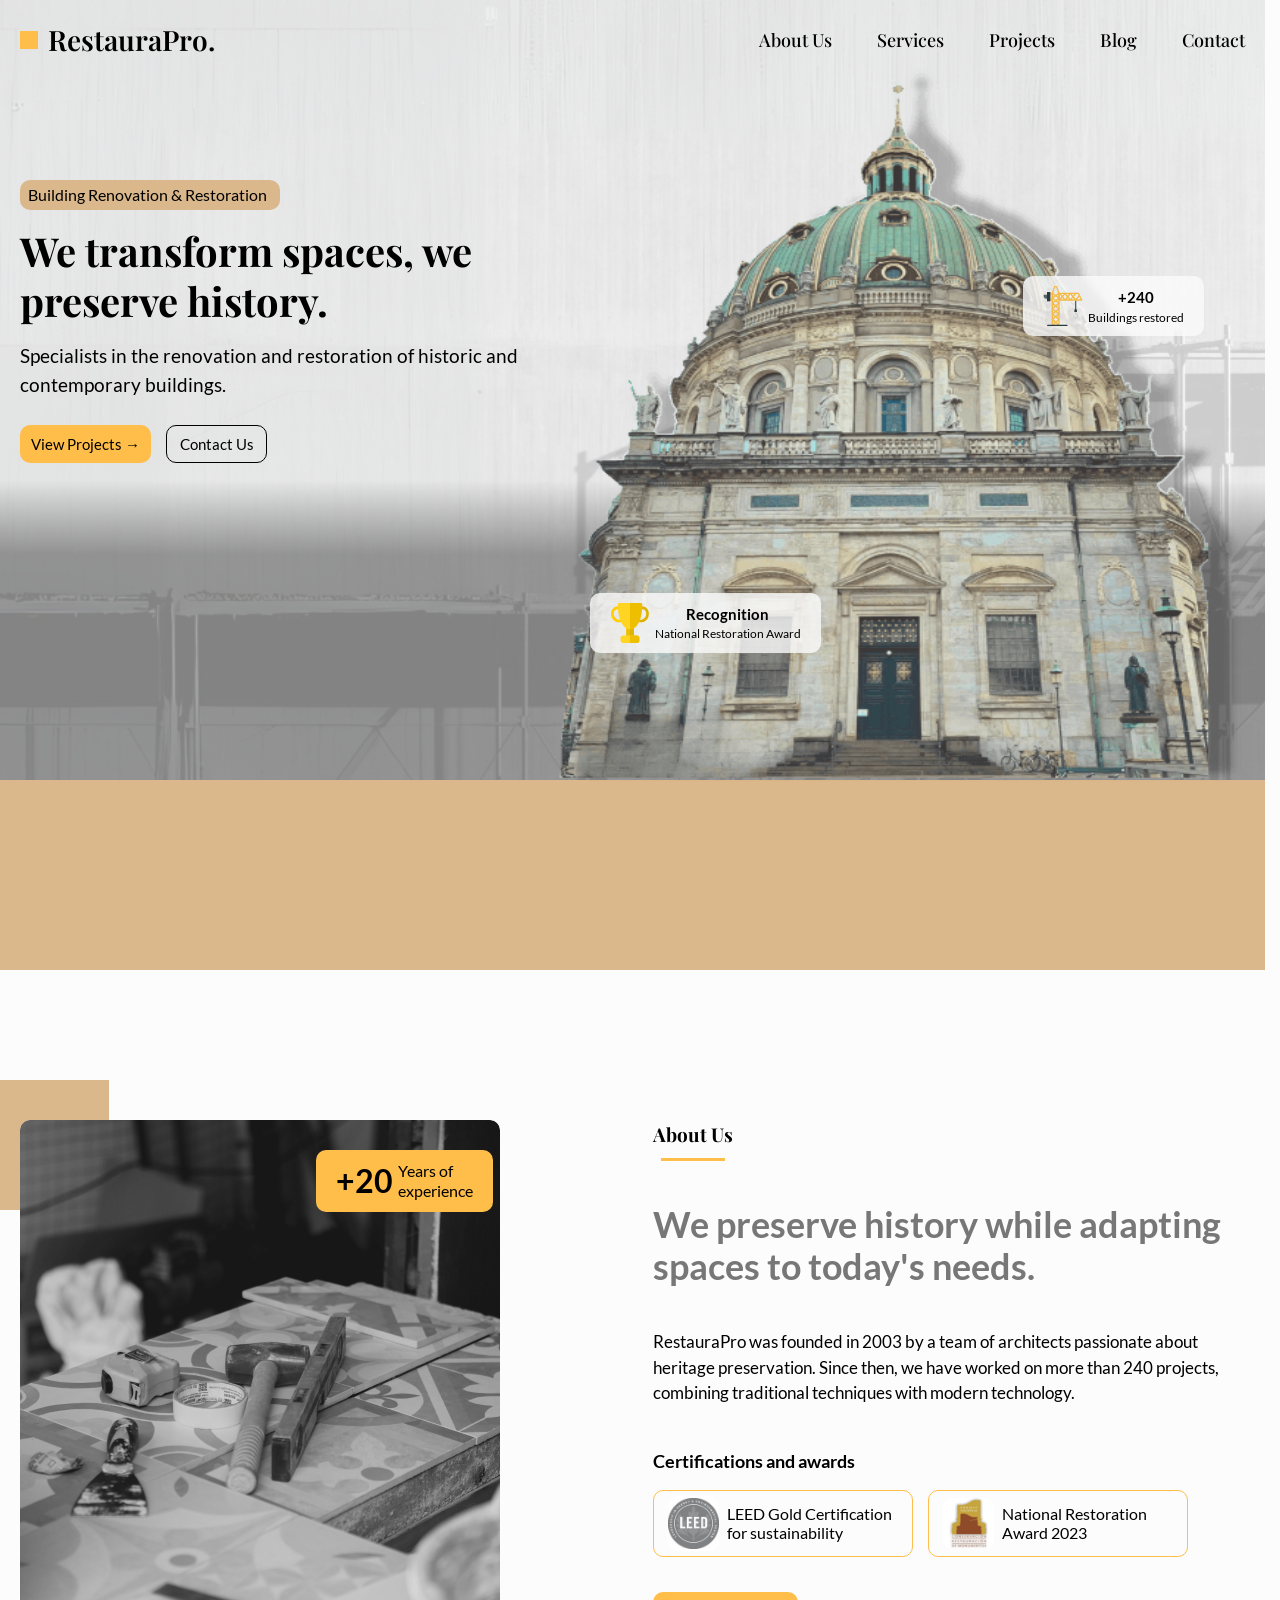
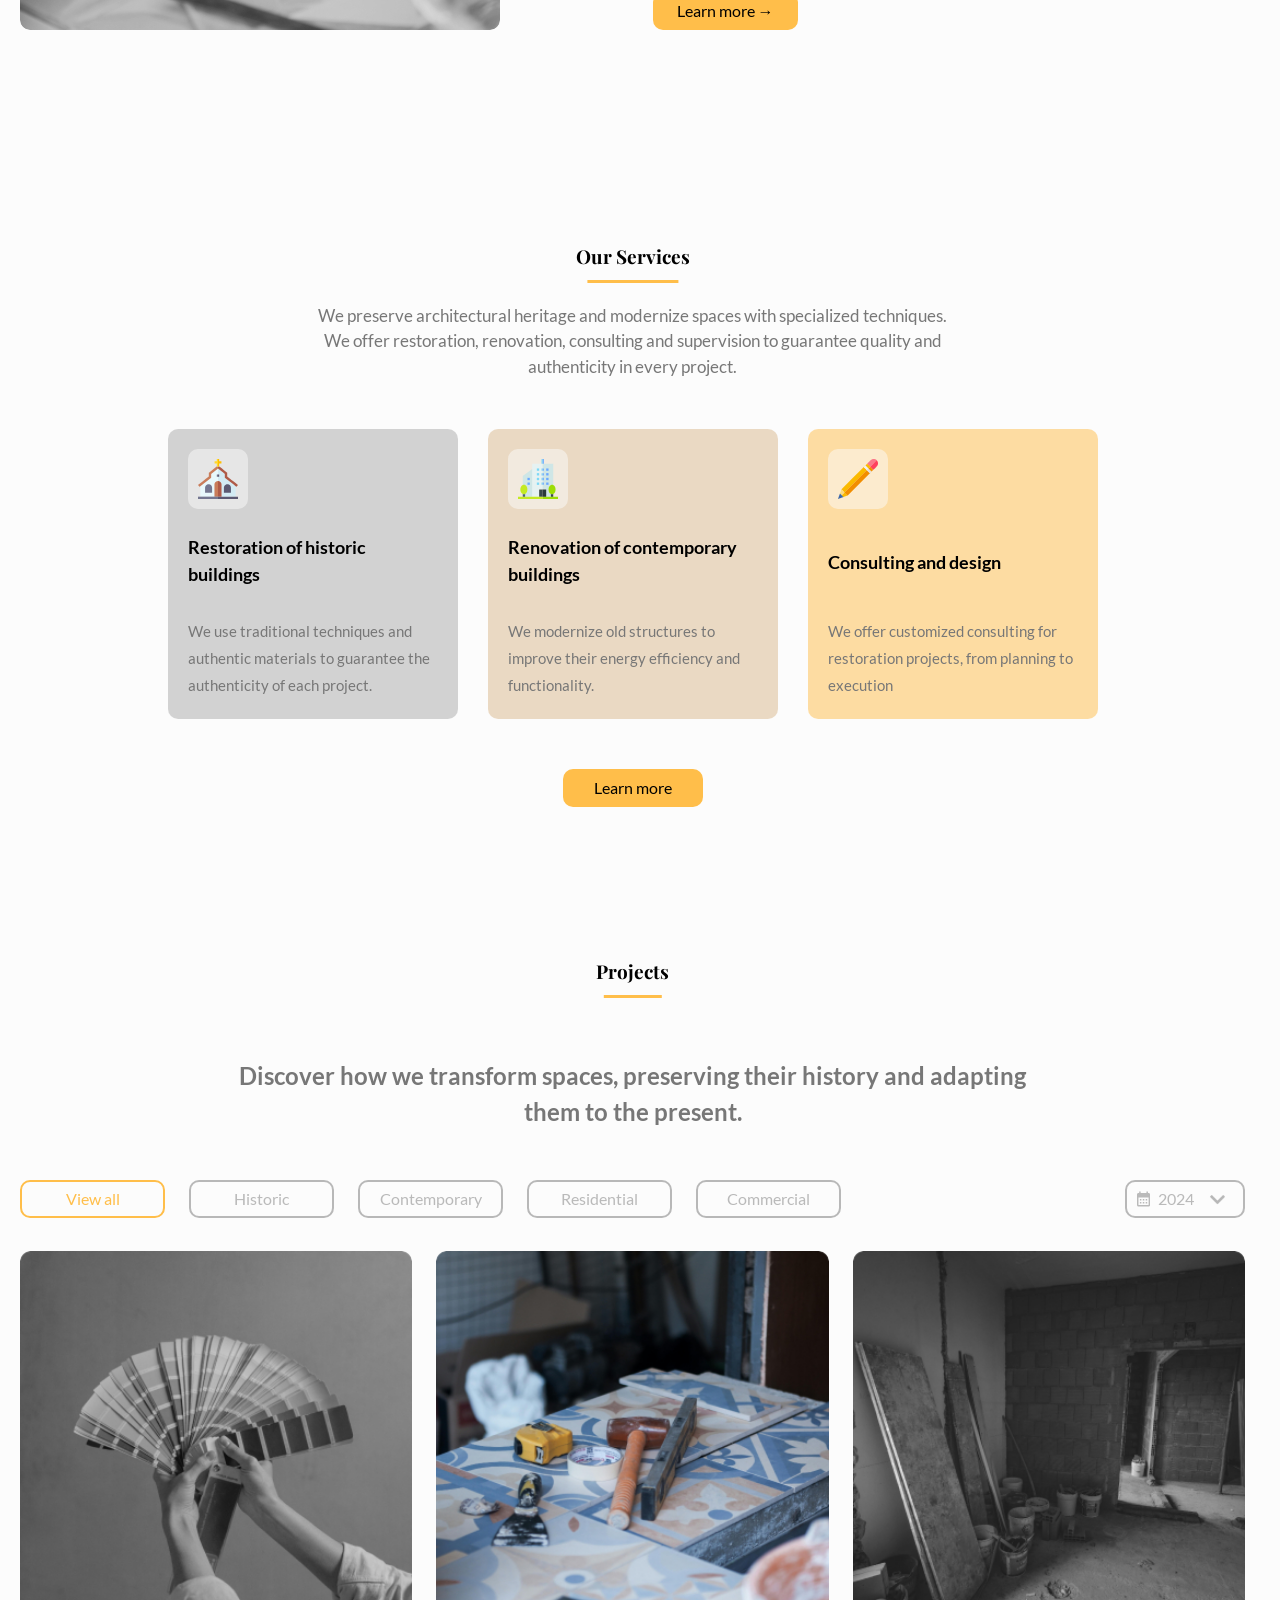
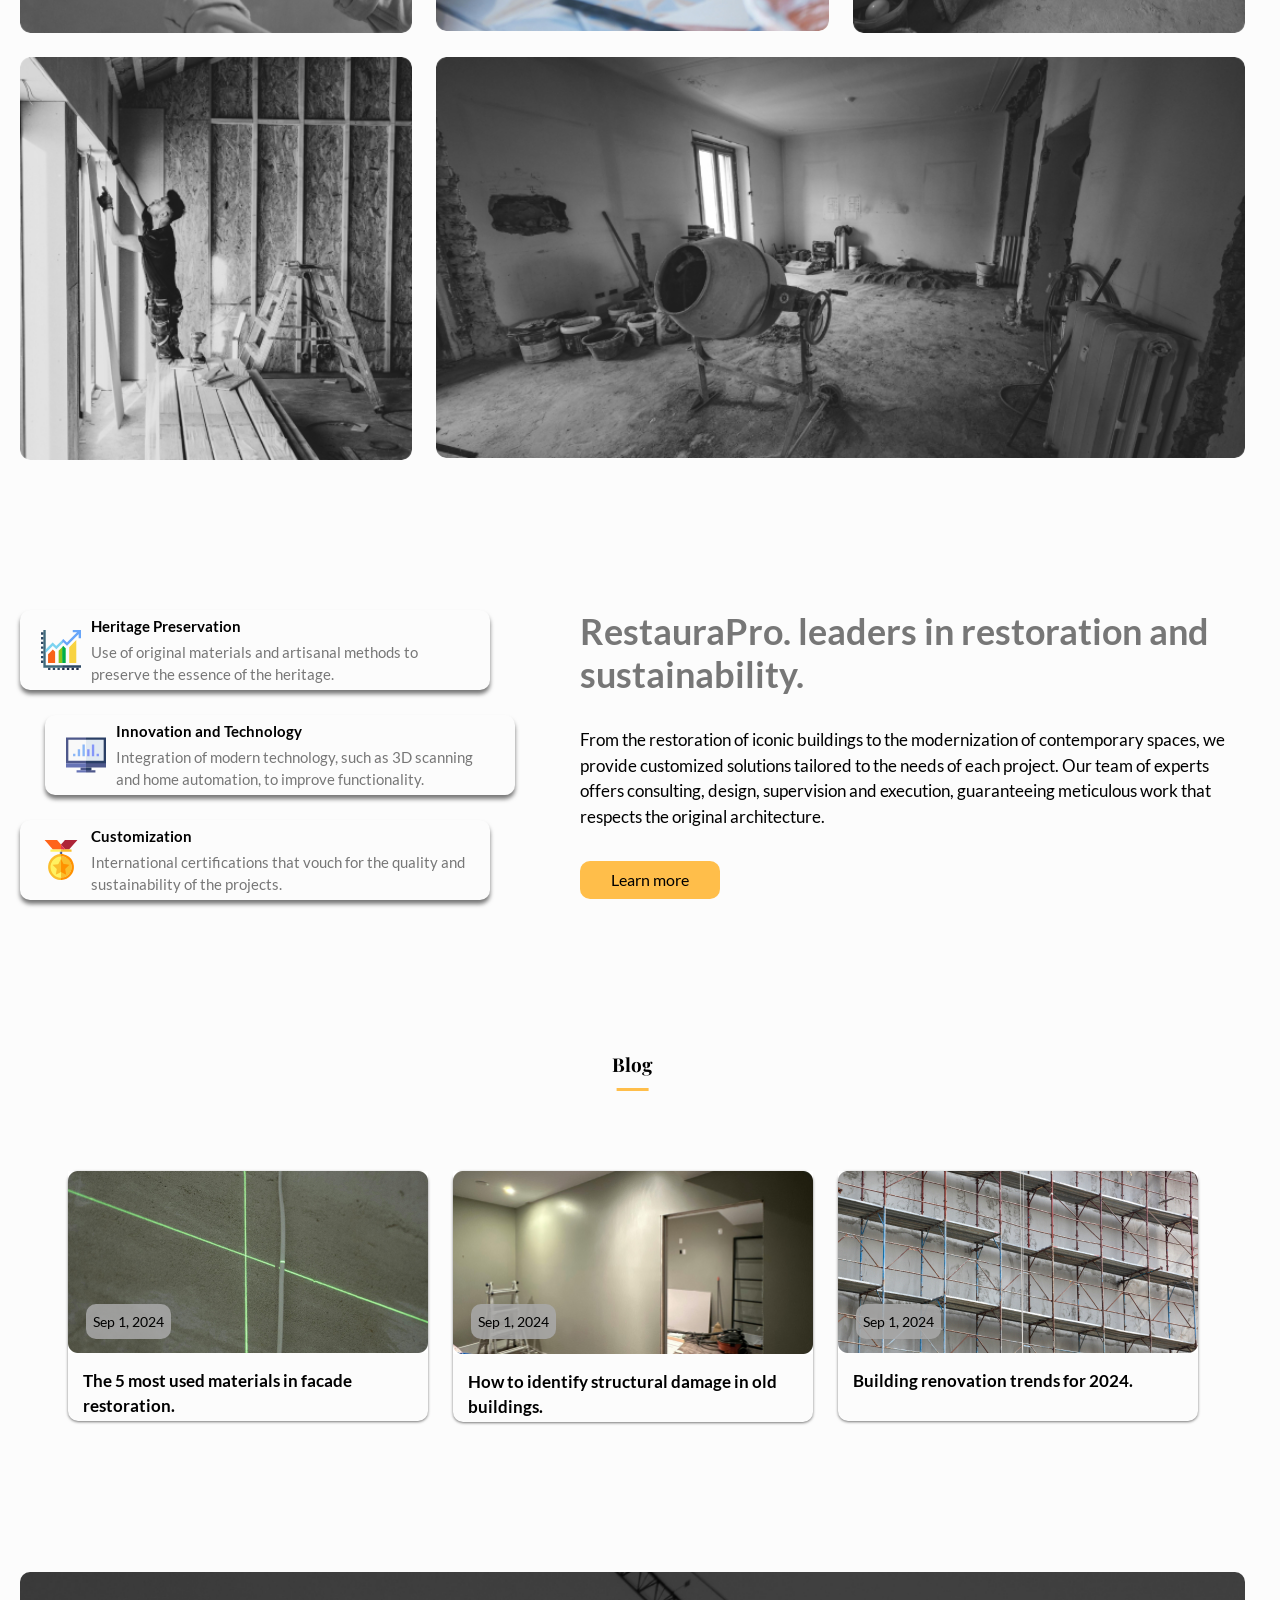
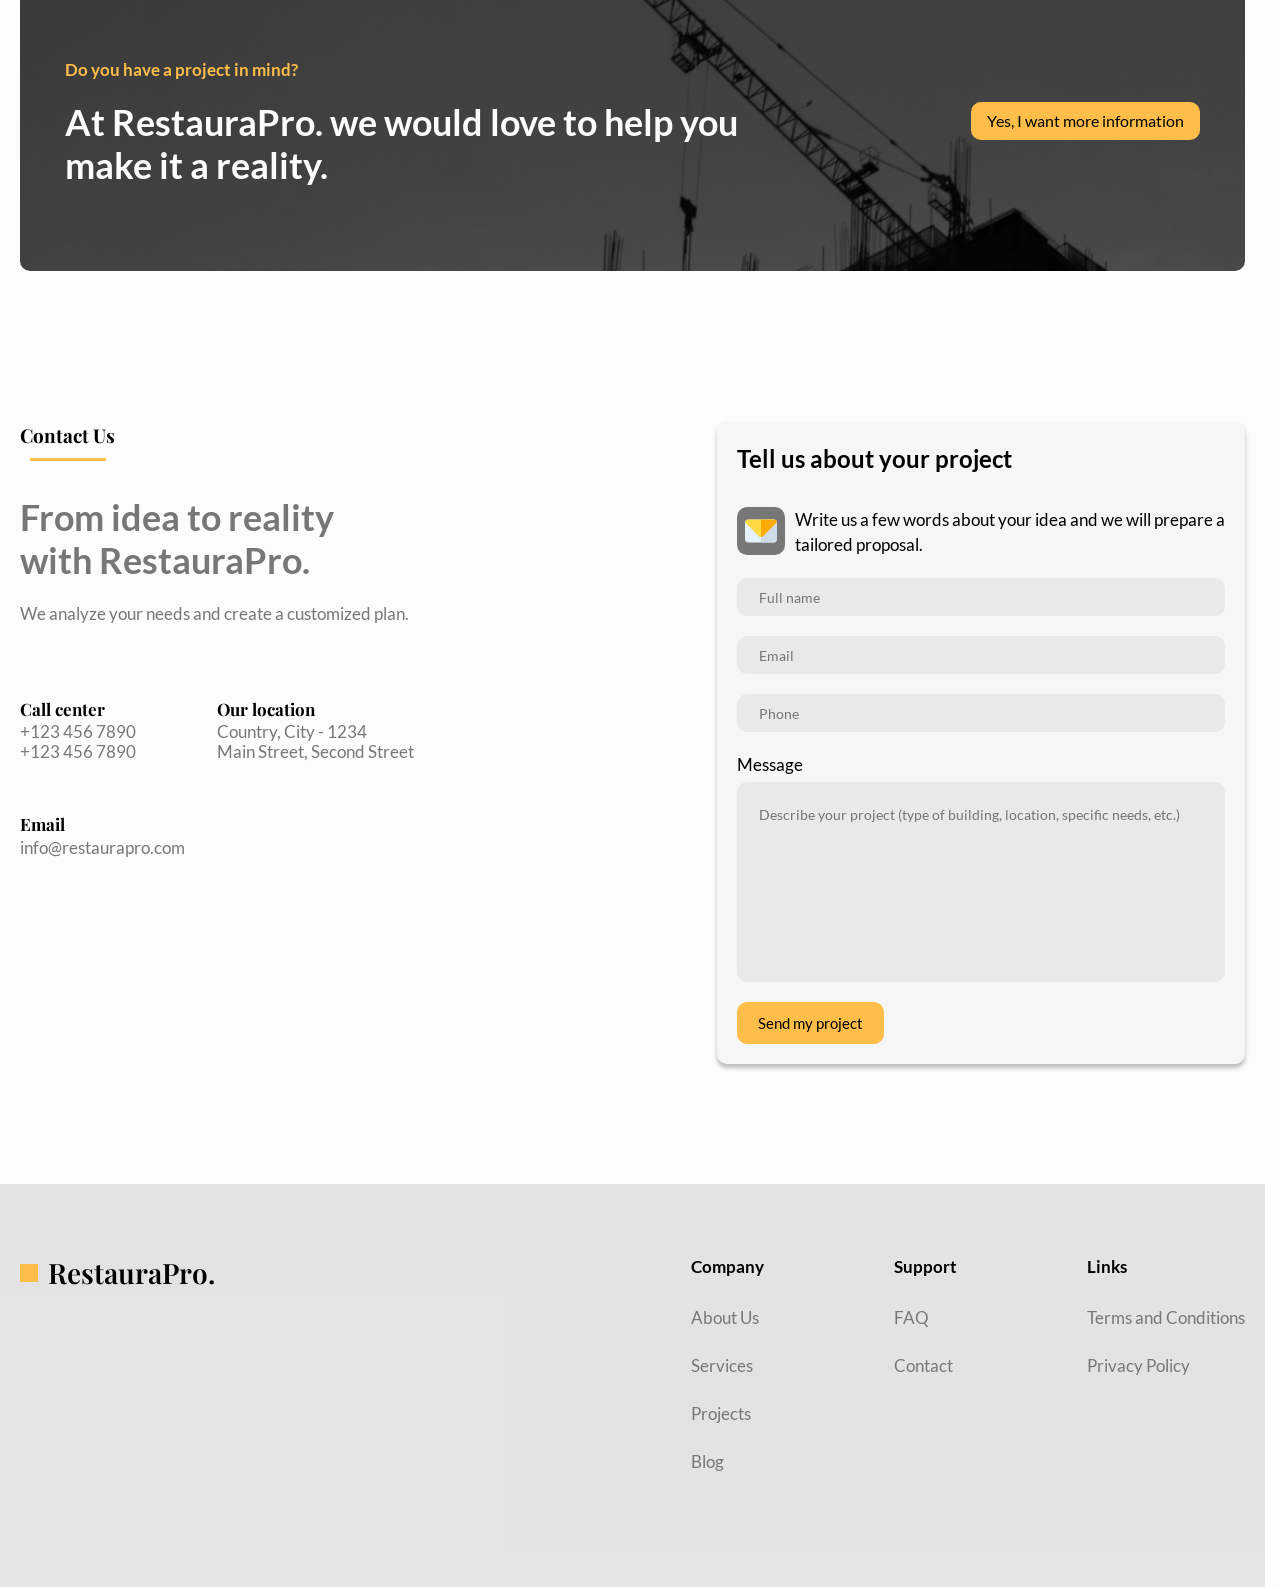
<file: index.html>
<!DOCTYPE html>
<html lang="en">
<head>
    <meta charset="UTF-8">
    <meta name="viewport" content="width=device-width, initial-scale=1.0">
    <title>RestauraPro</title>
    <link rel="stylesheet" href="./styles/styles.css">
    <link rel="icon" type="image/svg+xml" href="./images/logo.svg">
    <script src="script.js" defer></script>
</head>
<body>
    <header id="header" class="header">
        <nav class="header__navigation container header--hidden">
            <div class="header__navigation-header">
                <a href="#header" class="header__navigation-logo">
                    <svg class="header__navigation-icon" viewBox="0 0 18 18" xmlns="http://www.w3.org/2000/svg" xmlns:xlink="http://www.w3.org/1999/xlink" width="18.000000" height="18.000000" fill="currentColor" customFrame="#000000">
	             <rect id="Rectangle 5" width="18.000000" height="18.000000" x="0.000000" y="0.000000" fill="currentColor" />
                </svg>
                <span class="header__navigation-title">RestauraPro.</span>
                </a>
            </div>
            <ul class="header__navigation-list hidden-mobile">
                <li class="header__navigation-item">
                    <a href="#about-us" class="header__navigation-link">About Us</a>
                </li>
                <li class="header__navigation-item">
                    <a href="#services" class="header__navigation-link">Services</a>
                </li>
                <li class="header__navigation-item">
                    <a href="#projects" class="header__navigation-link">Projects</a>
                </li>
                <li class="header__navigation-item">
                    <a href="#blog" class="header__navigation-link">Blog</a>
                </li>
                <li class="header__navigation-item">
                    <a href="#contact" class="header__navigation-link">Contact</a>
                </li>
            </ul>
            <button 
                 class="header__burger-button burger-button visible-mobile"
                 type="button"
                 onclick="mobileOverlay.showModal()"
                >
                 <span class="visually-hidden">Open navigation menu</span>
                </button>
        </nav>
        <div class="banner container">
            <div class="banner__text">
             <span class="banner__subtitle">Building Renovation & Restoration</span>
             <h1 class="banner__title">We transform spaces, we <br> preserve history.</h1>
             <p class="banner__desc">Specialists in the renovation and restoration of historic and <br> contemporary buildings.</p>
             <div class="banner__buttons">
                <a href="main.html" class="banner__button button">View Projects →</a>
                <a href="#contact" class="banner__button button-transparent">Contact Us</a>
             </div>
            </div>
            <div class="banner__media">
                <img 
                src="./images/banner-image.png" 
                alt="Restored historical building" 
                width="620" height="729" loading="lazy"
                class="banner__image">
                <div class="banner__badge badge-top">
                    <img 
                    src="./images/icons/build.svg" 
                    alt="" 
                    width="40" height="40" loading="lazy"
                    class="banner__badge-icon">
                    <div class="banner__badge-text">
                        <span class="banner__badge-title">+240</span>
                        <span class="banner__badge-subtitle">Buildings restored</span>
                    </div>
                </div>
                <div class="banner__badge badge-bottom">
                    <img 
                    src="./images/icons/award.svg" 
                    alt="" 
                    width="40" height="40" loading="lazy"
                    class="banner__badge-icon">
                    <div class="banner__badge-text">
                        <span class="banner__badge-title">Recognition</span>
                        <span class="banner__badge-subtitle">National Restoration Award</span>
                    </div>
                </div>
            </div>
        </div>
    </header>

    <main class="content">
     <section class="slider">
        <div class="slider__block">
            <ul class="slider__list container">
                <li class="slider__item">
                    <span class="slider__text "></span>
                </li>
                <li class="slider__item">
                    <span class="slider__text "></span>
                </li>
                <li class="slider__item">
                    <span class="slider__text "></span>
                </li>
            </ul>
        </div>
     </section>

     <section id="about-us" class="about-us container padding">
        <div class="about-us__block">
            <div class="about-us__visual">
                <div class="about-us__square"></div>
                <img 
                    src="./images/about-us.jpg" 
                    alt="Worker tools" 
                    width="480" height="510" loading="lazy"
                    class="about-us__image">
                  <div class="about-us__badge">
                    <span class="about-us__badge-num">+20</span>
                    <span class="about-us__badge-text">Years of <br> experience</span>
                </div>
                <div class="about-us__dots"></div>
            </div>
            <div class="about-us__content">
                <h2 class="about-us__title underline">About Us</h2>
                <h3 class="about-us__subtitle">We preserve history while adapting <br> spaces to today's needs.</h3>
                <p class="about-us__desc">RestauraPro was founded in 2003 by a team of architects passionate about heritage preservation. Since then, we have worked on more than 240 projects, combining traditional techniques with modern technology.</p>

                <div class="about-us__awards">
                <h3 class="about-us__awards-title">Certifications and awards</h3>
                <ul class="about-us__awards-list">
                    <li class="about-us__awards-item">
                        <img 
                        src="./images/icons/leed-certificate.svg" 
                        alt="" 
                        width="51" height="55" loading="lazy"
                        class="about-us__awards-image">
                        <span class="about-us__awards-desc">LEED Gold Certification for sustainability</span>
                    </li>
                    <li class="about-us__awards-item">
                        <img 
                        src="./images/icons/restoration-award.svg" 
                        alt="" 
                        width="51" height="55" loading="lazy"
                        class="about-us__awards-image">
                        <span class="about-us__awards-desc">National Restoration Award 2023</span>
                    </li>
                </ul>
                <a href="main.html" class="about-us__awards-button button">Learn more →</a>
            </div>
            </div>
        </div>
     </section>

     <section id="services" class="services container padding">
        <div class="services__content">
            <div class="services__content-text">
                <h2 class="services__title underline">Our Services</h2>
                <p class="services__desc">We preserve architectural heritage and modernize spaces with specialized techniques. We offer restoration, renovation, consulting and supervision to guarantee quality and authenticity in every project.</p>
            </div>
            <ul class="services__content-list">
                <li class="services__content-item">
                    <article class="services__content-card card-first">
                        <div class="services__content-imgwrapper">
                            <img 
                            src="./images/icons/church.svg" 
                            alt="" 
                            width="40" height="36" loading="lazy"
                            class="services__content-image">
                        </div>
                        <h3 class="services__content-title">Restoration of historic <br> buildings</h3>
                        <p class="services__content-desc">We use traditional techniques and authentic materials to guarantee the authenticity of each project.</p>
                    </article>
                </li>
                <li class="services__content-item">
                    <article class="services__content-card card-second">
                        <div class="services__content-imgwrapper">
                            <img 
                            src="./images/icons/office-building.svg" 
                            alt="" 
                            width="40" height="36" loading="lazy"
                            class="services__content-image">
                        </div>
                        <h3 class="services__content-title">Renovation of contemporary <br> buildings</h3>
                        <p class="services__content-desc">We modernize old structures to improve their energy efficiency and functionality.</p>
                    </article>
                </li>
                <li class="services__content-item">
                    <article class="services__content-card card-thirst">
                        <div class="services__content-imgwrapper">
                            <img 
                            src="./images/icons/pencil.svg" 
                            alt="" 
                            width="40" height="36" loading="lazy"
                            class="services__content-image">
                        </div>
                        <h3 class="services__content-title title-center">Consulting and design</h3>
                        <p class="services__content-desc">We offer customized consulting for restoration projects, from planning to execution</p>
                    </article>
                </li>
            </ul>
            <a href="main.html" class="services__content-button button">Learn more</a>
        </div>
     </section>

     <section id="projects" class="projects container padding">
        <div class="projects__header">
            <h2 class="projects__header-title underline">Projects</h2>
            <p class="projects__header-subtitle">Discover how we transform spaces, preserving their history and adapting <br> them to the present.</p>
        </div>
        <div class="projects__controls">
            <nav class="projects__filters">
                <ul class="projects__filters-list">
                    <li class="projects__filters-item">
                        <button 
                         class="projects__filters-button button-transparent view-all"
                         type="button"
                        >
                        View all
                        </button>
                    </li>
                    <li class="projects__filters-item">
                        <button 
                         class="projects__filters-button button-transparent"
                         type="button"
                        >
                        Historic
                        </button>
                    </li>
                    <li class="projects__filters-item">
                        <button 
                         class="projects__filters-button button-transparent"
                         type="button"
                        >
                        Contemporary
                        </button>
                    </li>
                    <li class="projects__filters-item">
                        <button 
                         class="projects__filters-button button-transparent"
                         type="button"
                        >
                        Residential
                        </button>
                    </li>
                    <li class="projects__filters-item">
                        <button 
                         class="projects__filters-button button-transparent"
                         type="button"
                        >
                        Commercial
                        </button>
                    </li>
                </ul>
            </nav>
            <div class="projects__sorting">
                <button 
                 class="projects__sorting-button button-transparent"
                 type="button"
                 id="year-select"
                 title="Choose a Year"
                >
                 <svg viewBox="0 0 14 16" xmlns="http://www.w3.org/2000/svg" xmlns:xlink="http://www.w3.org/1999/xlink" width="14.000000" height="16.000000" fill="none" customFrame="#000000">
	              <path id="Vector" d="M12.4444 1.6L11.6667 1.6L11.6667 0L10.1111 0L10.1111 1.6L3.88889 1.6L3.88889 0L2.33333 0L2.33333 1.6L1.55556 1.6C0.692222 1.6 0.00777777 2.32 0.00777777 3.2L0 14.4C0 15.28 0.692222 16 1.55556 16L12.4444 16C13.3 16 14 15.28 14 14.4L14 3.2C14 2.32 13.3 1.6 12.4444 1.6ZM12.4444 14.4L1.55556 14.4L1.55556 6.4L12.4444 6.4L12.4444 14.4ZM4.66667 9.6L3.11111 9.6L3.11111 8L4.66667 8L4.66667 9.6ZM7.77778 9.6L6.22222 9.6L6.22222 8L7.77778 8L7.77778 9.6ZM10.8889 9.6L9.33333 9.6L9.33333 8L10.8889 8L10.8889 9.6ZM4.66667 12.8L3.11111 12.8L3.11111 11.2L4.66667 11.2L4.66667 12.8ZM7.77778 12.8L6.22222 12.8L6.22222 11.2L7.77778 11.2L7.77778 12.8ZM10.8889 12.8L9.33333 12.8L9.33333 11.2L10.8889 11.2L10.8889 12.8Z" fill="rgb(183,183,183)" fill-rule="nonzero" />
                 </svg>

                 <span class="projects__sorting-text">2024</span>

                 <svg class="projects__sorting-arrow select-icon--arrow" viewBox="0 0 33.0625 32.0645" xmlns="http://www.w3.org/2000/svg" xmlns:xlink="http://www.w3.org/1999/xlink" width="33.062500" height="32.064453" fill="currentColor" customFrame="#000000">
	             <defs>
		           <image id="image_0" width="96.000000" height="96.000000" xlink:href="[data-uri]" />
		          <pattern id="pattern_0" width="1.000000" height="1.000000" image-fill-type="fit" patternContentUnits="objectBoundingBox">
			        <use transform="matrix(0.010101,0,0,0.0104167,0.0151515,0)" xlink:href="#image_0" />
		          </pattern>
	             </defs>
	             <rect id="Expand Arrow" width="33.000000" height="32.000000" x="0.000000" y="0.000000" fill="url(#pattern_0)" transform="matrix(-0.999998,-0.00195248,-0.00195248,0.999998,33.0625,0.0644531)" />
                 </svg>
                </button>

                <ul role="listbox" aria-labelledby="year-select" class="projects__sorting-select">
                    <li role="option" aria-selected="true" class="projects__sorting-option is-active">2024</li>
                    <li role="option" class="projects__sorting-option">2023</li>
                    <li role="option" class="projects__sorting-option">2022</li>
                </ul>
            </div>
        </div>
        <div class="projects__gallery">
            <ul class="projects__grid">
                <li class="projects__grid-item">
                    <article class="projects__grid-card">
                        <img 
                            src="./images/project1.jpg" 
                            alt="" 
                            width="358" height="348" loading="lazy"
                            class="projects__grid-image">
                    </article>
                </li>
                <li class="projects__grid-item">
                    <article class="projects__grid-card">
                        <img 
                            src="./images/project2.jpg" 
                            alt="" 
                            width="358" height="348" loading="lazy"
                            class="projects__grid-image">
                    </article>
                </li>
                <li class="projects__grid-item">
                    <article class="projects__grid-card">
                        <img 
                            src="./images/project3.jpg" 
                            alt="" 
                            width="358" height="348" loading="lazy"
                            class="projects__grid-image">
                    </article>
                </li>
                <li class="projects__grid-item">
                    <article class="projects__grid-card">
                        <img 
                            src="./images/project4.jpg" 
                            alt="" 
                            width="358" height="368" loading="lazy"
                            class="projects__grid-image">
                    </article>
                </li>
                <li class="projects__grid-item--wide">
                    <article class="projects__grid-card">
                        <img 
                            src="./images/project5.jpg" 
                            alt="" 
                            width="742" height="368" loading="lazy"
                            class="projects__grid-image image-wide">
                    </article>
                </li>
            </ul>
        </div>
     </section>

     <section class="leaders container padding">
        <div class="leaders__content">
            <ul class="leaders__content-list">
                <li class="leaders__content-item">
                    <article class="leaders__content-card">
                        <div class="leaders__content-imgwrapper">
                            <img 
                            src="./images/icons/graph.svg" 
                            alt="" 
                            width="40" height="40" loading="lazy"
                            class="leaders__content-image">
                        </div>
                        <div class="leaders__content-text">
                         <h3 class="leaders__content-title">Heritage Preservation</h3>
                         <p class="leaders__content-desc">Use of original materials and artisanal methods to preserve the essence of the heritage.</p>
                        </div>
                    </article>
                </li>
                <li class="leaders__content-item second-card">
                    <article class="leaders__content-card">
                        <div class="leaders__content-imgwrapper">
                            <img 
                            src="./images/icons/monitor.svg" 
                            alt="" 
                            width="40" height="40" loading="lazy"
                            class="leaders__content-image">
                        </div>
                        <div class="leaders__content-text">
                         <h3 class="leaders__content-title">Innovation and Technology</h3>
                         <p class="leaders__content-desc">Integration of modern technology, such as 3D scanning and home automation, to improve functionality.</p>
                        </div>
                    </article>
                </li>
                <li class="leaders__content-item">
                    <article class="leaders__content-card">
                        <div class="leaders__content-imgwrapper">
                            <img 
                            src="./images/icons/medal.svg" 
                            alt="" 
                            width="40" height="40" loading="lazy"
                            class="leaders__content-image">
                        </div>
                        <div class="leaders__content-text">
                         <h3 class="leaders__content-title">Customization</h3>
                         <p class="leaders__content-desc">International certifications that vouch for the quality and sustainability of the projects.</p>
                        </div>
                    </article>
                </li>
            </ul>
        </div>
        <div class="leaders__text">
            <h2 class="leaders__text-title">RestauraPro. leaders in restoration and sustainability.</h2>
            <p class="leaders__text-desc">From the restoration of iconic buildings to the modernization of contemporary spaces, we provide customized solutions tailored to the needs of each project. Our team of experts offers consulting, design, supervision and execution, guaranteeing meticulous work that respects the original architecture.</p>
            <a href="main.html" class="leaders__text-button button">Learn more</a>
        </div>
     </section>

     <section id="blog" class="blog container padding">
        <h2 class="blog__title underline">Blog</h2>
        <div class="blog__content">
            <ul class="blog__content-list">
                <li class="blog__content-item">
                    <article class="blog__content-card">
                        <div class="blog__content-imgwrapper">
                            <img 
                            src="./images/blog1.jpg" 
                            alt="" 
                            width="360" height="182" loading="lazy"
                            class="blog__content-image">
                            <time class="blog__content-date" datetime="2024-09-01">Sep 1, 2024</time>
                        </div>
                        <div class="blog__content-text">
                            <h3 class="blog__content-title">
                                <a href="main.html" class="blog__content-link">The 5 most used materials in facade restoration.</a>
                            </h3>
                        </div>
                    </article>
                </li>
                 <li class="blog__content-item">
                    <article class="blog__content-card">
                        <div class="blog__content-imgwrapper">
                            <img 
                            src="./images/blog2.jpg" 
                            alt="" 
                            width="360" height="182" loading="lazy"
                            class="blog__content-image">
                            <time class="blog__content-date" datetime="2024-09-01">Sep 1, 2024</time>
                        </div>
                        <div class="blog__content-text">
                            <h3 class="blog__content-title">
                                <a href="main.html" class="blog__content-link">How to identify structural damage in old buildings.</a>
                            </h3>
                        </div>
                    </article>
                </li>
                 <li class="blog__content-item">
                    <article class="blog__content-card">
                        <div class="blog__content-imgwrapper">
                            <img 
                            src="./images/blog3.jpg" 
                            alt="" 
                            width="360" height="182" loading="lazy"
                            class="blog__content-image">
                            <time class="blog__content-date" datetime="2024-09-01">Sep 1, 2024</time>
                        </div>
                        <div class="blog__content-text">
                            <h3 class="blog__content-title">
                                <a href="main.html" class="blog__content-link">Building renovation trends for 2024.</a>
                            </h3>
                        </div>
                    </article>
                </li>
            </ul>
        </div>
     </section>

     <section class="promo container padding">
        <div class="promo__content">
            <div class="promo__text">
             <h3 class="promo__text-subtitle">Do you have a project in mind?</h3>
             <h2 class="promo__text-title">At RestauraPro. we would love to help you <br> make it a reality.</h2>
            </div>
         <div class="promo__actions">
            <a href="main.html" class="promo__actions-button button">Yes, I want more information</a>
         </div>
        </div>
     </section>

     <section id="contact" class="contact container padding">
        <div class="contact__info">
            <div class="contact__header">
                <h2 class="contact__header-title underline">Contact Us</h2>
                <h3 class="contact__header-subtitle">From idea to reality <br> with RestauraPro.</h3>
                <p class="contact__header-desc">We analyze your needs and create a customized plan.</p>
            </div>
            <div class="contact__details">
                <div class="contact__details-call info">
                    <p class="contact__details-title">Call center</p>
                    <p class="contact__details-desc" ><a href="tel:+1234567890">+123 456 7890</a></p>
                    <p class="contact__details-desc"><a href="tel:+1234567890">+123 456 7890</a></p>
                </div>
                <div class="contact__details-location info">
                    <p class="contact__details-title">Our location</p>
                    <address class="contact__details-desc">
                        Country, City - 1234 <br>
                        Main Street, Second Street
                    </address>
                </div>
                <div class="contact__details-mail info">
                    <p class="contact__details-title">Email</p>
                    <p class="contact__details-desc"><a href="mailto:info@restaurapro.com">info@restaurapro.com</a></p>
                </div>
            </div>
        </div>
        <div class="contact__form">
            <form class="contact__form-wrapper">
                <div class="contact__form-header">
                    <h3 class="contact__form-title">Tell us about your project</h3>
                    <div class="contact__form-intro">
                        <div class="contact__form-media">
                            <img 
                              src="./images/icons/mail.svg" 
                             alt="" 
                             width="32" height="32" loading="lazy"
                             class="contact__form-image">
                        </div>
                        <p class="contact__form-desc">Write us a few words about your idea and we will prepare a <br> tailored proposal.</p>
                    </div>
                </div>

                <div class="contact__form-fields">
                        <div class="contact__form-inputs">
                            <input type="text" name="fullname" placeholder="Full name" required class="contact__form-input">
                        </div>

                        <div class="contact__form-inputs">
                            <input type="email" name="email" placeholder="Email" required class="contact__form-input">
                        </div>

                        <div class="contact__form-inputs">
                            <input type="tel" name="phone" placeholder="Phone" required class="contact__form-input">
                        </div>

                        <div class="contact__form-textarea">
                            <label class="contact__form-label" for="message">Message</label>
                            <textarea class="contact__form-message" name="message" id="message" placeholder="Describe your project (type of building, location, specific needs, etc.)"></textarea>
                        </div>
                </div>

                <button type="submit" class="contact__form-button button">Send my project</button>
            </form>
        </div>
     </section>
    </main>

    <footer class="footer">
        <div class="footer__navigation container">
            <div class="footer__navigation-header">
                <a href="#header" class="footer__navigation-logo">
                    <svg class="header__navigation-icon" viewBox="0 0 18 18" xmlns="http://www.w3.org/2000/svg" xmlns:xlink="http://www.w3.org/1999/xlink" width="18.000000" height="18.000000" fill="currentColor" customFrame="#000000">
	             <rect id="Rectangle 5" width="18.000000" height="18.000000" x="0.000000" y="0.000000" fill="currentColor" />
                </svg>
                <span class="header__navigation-title">RestauraPro.</span>
                </a>
            </div>
            <nav class="footer__navigation-menu">
                <div class="footer__navigation-column">
                    <h3 class="footer__navigation-title">Company</h3>
                    <ul class="footer__navigation-list">
                        <li class="footer__navigation-item">
                            <a href="#about-us" class="footer__navigation-link">About Us</a>
                        </li>
                        <li class="footer__navigation-item">
                            <a href="#services" class="footer__navigation-link">Services</a>
                        </li>
                        <li class="footer__navigation-item">
                            <a href="#projects" class="footer__navigation-link">Projects</a>
                        </li>
                        <li class="footer__navigation-item">
                            <a href="#blog" class="footer__navigation-link">Blog</a>
                        </li>
                    </ul>
                </div>
                <div class="footer__navigation-column">
                    <h3 class="footer__navigation-title">Support</h3>
                    <ul class="footer__navigation-list">
                        <li class="footer__navigation-item">
                            <a href="main.html" class="footer__navigation-link">FAQ</a>
                        </li>
                        <li class="footer__navigation-item">
                            <a href="#contact" class="footer__navigation-link">Contact</a>
                        </li>
                    </ul>
                </div>
                 <div class="footer__navigation-column">
                    <h3 class="footer__navigation-title">Links</h3>
                    <ul class="footer__navigation-list">
                        <li class="footer__navigation-item">
                            <a href="main.html" class="footer__navigation-link">Terms and Conditions</a>
                        </li>
                        <li class="footer__navigation-item">
                            <a href="main.html" class="footer__navigation-link">Privacy Policy</a>
                        </li>
                    </ul>
                </div>
            </nav>
        </div>
    </footer>

    <dialog class="mobile-overlay visible-mobile" id="mobileOverlay">
        <form class="mobile-overlay__close-button-wrapper" method="dialog">
            <button 
             class="mobile-overlay__close-button cross-button"
             type="submit"
            >
             <span class="visually-hidden">Close navigation menu</span>
            </button>
        </form>
        <div class="mobile-overlay__body">
            <ul class="mobile-overlay__list">
                <li class="mobile-overlay__item">
                    <a href="#about-us" class="mobile-overlay__link">About Us</a>
                </li>
                <li class="mobile-overlay__item">
                    <a href="#services" class="mobile-overlay__link">Services</a>
                </li>
                <li class="mobile-overlay__item">
                    <a href="#projects" class="mobile-overlay__link">Projects</a>
                </li>
                <li class="mobile-overlay__item">
                    <a href="#blog" class="mobile-overlay__link">Blog</a>
                </li>
                <li class="mobile-overlay__item">
                    <a href="#contact" class="mobile-overlay__link">Contact</a>
                </li>
            </ul>
        </div>
    </dialog>

    
</body>
</html>
</file>
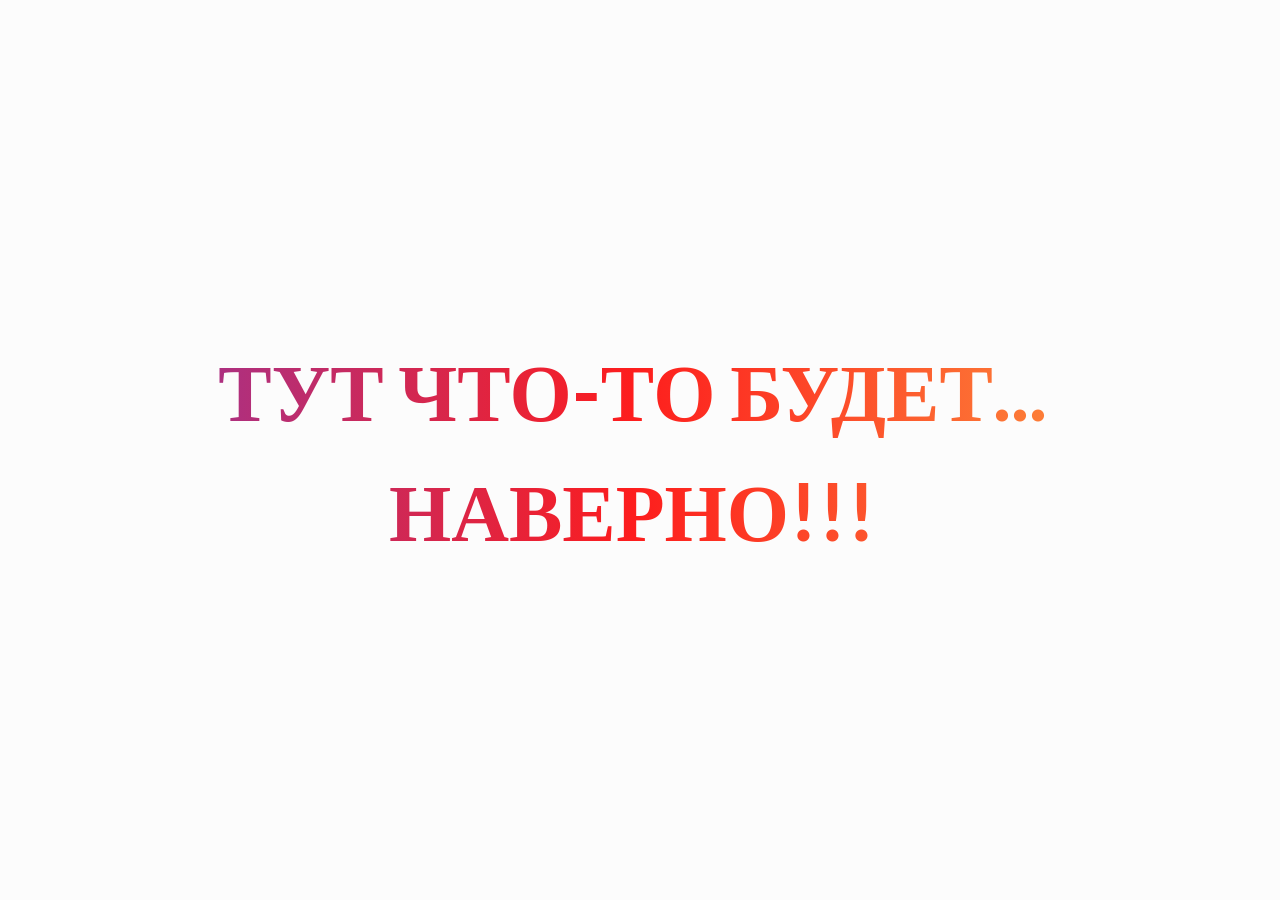
<file: main.html>
<!DOCTYPE html>
<html lang="ru">
<head>
    <meta charset="UTF-8">
    <meta name="viewport" content="width=device-width, initial-scale=1.0">
    <title>ОГО</title>
    <link rel="stylesheet" href="./styles/styles.css">
</head>
<body>
    <main class="main">
        <h3 class="main__title">ТУТ ЧТО-ТО БУДЕТ... <br> НАВЕРНО!!!</h3>
    </main>
    
</body>
</html>
</file>
<file: styles/styles.css>
@charset "UTF-8";
@font-face {
  font-family: "Playfair";
  src: url("../fonts/PlayfairDisplay-Bold.woff2") format("woff2");
  font-weight: 700;
  font-style: normal;
  font-display: swap;
}
@font-face {
  font-family: "Playfair";
  src: url("../fonts/PlayfairDisplay-Medium.woff2") format("woff2");
  font-weight: 500;
  font-style: normal;
  font-display: swap;
}
@font-face {
  font-family: "Playfair";
  src: url("../fonts/PlayfairDisplay-SemiBold.woff2") format("woff2");
  font-weight: 600;
  font-style: normal;
  font-display: swap;
}
@font-face {
  font-family: "Lato";
  src: url("../fonts/Lato-Regular.woff2") format("woff2");
  font-weight: 400;
  font-style: normal;
  font-display: swap;
}
@font-face {
  font-family: "Lato";
  src: url("../fonts/Lato-Bold.woff2") format("woff2");
  font-weight: 700;
  font-style: normal;
  font-display: swap;
}
body {
  font-family: var(--font-family-base);
  font-weight: 400;
  line-height: 0.6;
  color: var(--color-dark);
  background-color: var(--color-light);
}

a,
button,
input,
textarea,
svg * {
  transition-duration: var(--transition-duration);
}

a {
  text-decoration: none;
  color: inherit;
}

input,
textarea {
  background-color: color-mix(in srgb, var(--color-gray) 10%, transparent);
  border: 2px solid transparent;
  border-radius: var(--border-radius);
  height: var(--input-height);
}

button,
a {
  height: var(--button-height);
}

h1, h2, h3, h4 {
  font-weight: 700;
}

h1 {
  font-family: var(--font-family-accent);
  color: var(--color-dark);
}

h2 {
  font-family: var(--font-family-accent);
  color: var(--color-dark);
}

h3 {
  color: var(--color-gray);
}

/**
  Нормализация блочной модели
 */
*,
::before,
::after {
  box-sizing: border-box;
}

/**
  Убираем внутренние отступы слева тегам списков,
  у которых есть атрибут class
 */
:where(ul, ol):where([class]) {
  padding-left: 0;
}

/**
  Убираем внешние отступы body и двум другим тегам,
  у которых есть атрибут class
 */
body,
:where(blockquote, figure, fieldset):where([class]) {
  margin: 0;
}

/**
  Убираем внешние отступы вертикали нужным тегам,
  у которых есть атрибут class
 */
:where(h1,
h2,
h3,
h4,
h5,
h6,
p,
ul,
ol,
dl):where([class]) {
  margin-block: 0;
}

:where(dd[class]) {
  margin-left: 0;
}

:where(fieldset[class]) {
  padding: 0;
  border: none;
}

/**
  Убираем стандартный маркер маркированному списку,
  у которого есть атрибут class
 */
:where(ul[class]) {
  list-style: none;
}

:where(address[class]) {
  font-style: normal;
}

/**
  Обнуляем вертикальные внешние отступы параграфа,
  объявляем локальную переменную для внешнего отступа вниз,
  чтобы избежать взаимодействие с более сложным селектором
 */
p {
  --paragraphMarginBottom: 24px;
  margin-block: 0;
}

/**
  Внешний отступ вниз для параграфа без атрибута class,
  который расположен не последним среди своих соседних элементов
 */
p:where(:not([class]):not(:last-child)) {
  margin-bottom: var(--paragraphMarginBottom);
}

/**
  Упрощаем работу с изображениями и видео
 */
img,
video {
  display: block;
  max-width: 100%;
  height: auto;
}

/**
  Наследуем свойства шрифт для полей ввода
 */
input,
textarea,
select,
button {
  font: inherit;
}

html {
  /**
    Пригодится в большинстве ситуаций
    (когда, например, нужно будет "прижать" футер к низу сайта)
   */
  height: 100%;
  /**
    Убираем скачок интерфейса по горизонтали
    при появлении / исчезновении скроллбара
   */
  scrollbar-gutter: stable;
  /**
    Плавный скролл
   */
  scroll-behavior: smooth;
}

body {
  /**
    Пригодится в большинстве ситуаций
    (когда, например, нужно будет "прижать" футер к низу сайта)
   */
  min-height: 100%;
  /**
    Унифицированный интерлиньяж
   */
  line-height: 1.5;
}

/**
  Нормализация высоты элемента ссылки при его инспектировании в DevTools
 */
a:where([class]) {
  display: inline-flex;
}

/**
  Курсор-рука при наведении на элемент
 */
button,
label {
  cursor: pointer;
}

/**
  Убирает серую подсветку при тапе на мобильных устройствах (iOS/Android)
 */
button {
  -webkit-tap-highlight-color: transparent;
}

/**
  Приводим к единому цвету svg-элементы
  (за исключением тех, у которых уже указан
  атрибут fill со значением 'none' или начинается с 'url')
 */
:where([fill]:not([fill=none],
[fill^=url])) {
  fill: currentColor;
}

/**
  Приводим к единому цвету svg-элементы
  (за исключением тех, у которых уже указан
  атрибут stroke со значением 'none')
 */
:where([stroke]:not([stroke=none],
[stroke^=url])) {
  stroke: currentColor;
}

/**
  Чиним баг задержки смены цвета при взаимодействии с svg-элементами
 */
svg * {
  transition-property: fill, stroke;
}

/**
  Приведение рамок таблиц в классический 'collapse' вид
 */
:where(table) {
  border-collapse: collapse;
  border-color: currentColor;
}

/**
  Удаляем все анимации и переходы для людей,
  которые предпочитают их не использовать
 */
@media (prefers-reduced-motion: reduce) {
  *,
  ::before,
  ::after {
    animation-duration: 0.01ms !important;
    animation-iteration-count: 1 !important;
    transition-duration: 0.01ms !important;
    scroll-behavior: auto !important;
  }
}
.container {
  max-width: calc(var(--container-width) + var(--container-padding-x) * 2);
  margin-inline: auto;
  padding-inline: var(--container-padding-x);
}

.padding {
  padding-top: 150px;
}
@media (max-width: 767px) {
  .padding {
    padding-top: 100px;
  }
}

.visually-hidden {
  position: absolute !important;
  width: 1px !important;
  height: 1px !important;
  margin: -1px !important;
  border: 0 !important;
  padding: 0 !important;
  white-space: nowrap !important;
  clip-path: inset(100%) !important;
  clip: rect(0 0 0 0) !important;
  overflow: hidden !important;
}

@media (max-width: 767px) {
  .hidden-mobile {
    display: none !important;
  }
}

@media (min-width: 768px) {
  .visible-mobile {
    display: none !important;
  }
}

.underline {
  font-size: 19px;
  position: relative;
  display: inline-block;
  padding-bottom: 12px; /* Отступ от текста до линии*/
}

.underline::after {
  content: "";
  position: absolute;
  bottom: 0;
  left: 50%;
  transform: translateX(-50%);
  width: 80%;
  height: 3px;
  background-color: var(--color-yellow);
}

.button {
  background-color: var(--color-yellow);
  border-radius: var(--border-radius);
  border: 1px solid transparent;
}
@media (hover: hover) {
  .button:hover {
    background-color: transparent;
    color: var(--color-dark);
    border-color: var(--color-dark);
  }
}
@media (hover: none) {
  .button:active {
    background-color: transparent;
    color: var(--color-dark);
    border-color: var(--color-dark);
  }
}

.button-transparent {
  background-color: transparent;
  border-radius: var(--border-radius);
  border: var(--border);
}
@media (hover: hover) {
  .button-transparent:hover {
    background-color: var(--color-yellow);
    border-color: transparent;
  }
}
@media (hover: none) {
  .button-transparent:active {
    background-color: var(--color-yellow);
    border-color: transparent;
  }
}

:root {
  --color-dark: #000000;
  --color-light: #FCFCFC;
  --color-light-alt: #D9D9D9;
  --color-sand: #DAB88B;
  --color-yellow: #FFBE4A;
  --color-gray: #777777;
  --color-gray-alt: #AAAAAA;
  --color-footer: #D5D5D5;
  --border: 1px solid;
  --border-radius: 10px;
  --font-family-base: 'Lato', 'sans-serif';
  --font-family-accent: 'Playfair', 'sans-serif';
  --container-width: 1320px;
  --container-padding-x: 20px;
  --input-height: 38px;
  --button-height: 38px;
  --transition-duration: 0.2s;
}
@media (max-width: 1280px) {
  :root {
    --section-padding-y: 50px;
  }
}
@media (max-width: 767px) {
  :root {
    --section-padding-y: 30px;
  }
}

.burger-button {
  padding: 0;
  background-color: transparent;
  border: none;
  width: 48px;
  aspect-ratio: 1;
  position: relative;
  border-radius: var(--border-radius-small);
  border: 1px solid transparent;
}
@media (hover: hover) {
  .burger-button:hover {
    border-color: var(--color-accent);
    color: var(--color-accent);
  }
}
@media (hover: none) {
  .burger-button:active {
    border-color: var(--color-accent);
    color: var(--color-accent);
  }
}
.burger-button::after {
  position: absolute;
  top: 50%;
  left: 50%;
  translate: -50% -50%;
  content: "";
  width: 50%;
  height: 2px;
  background-color: var(--color-dark);
  border-radius: 5px;
  box-shadow: 0 -8px, 0 8px;
}

.mobile-overlay {
  background-color: var(--color-light);
  width: 100%;
  height: 100%;
  margin: 0;
  padding: 14px 20px;
  border: none;
}
.mobile-overlay:modal {
  max-width: 100%;
  min-width: 100%;
}
.mobile-overlay__close-button-wrapper {
  display: flex;
  justify-content: end;
}
.mobile-overlay__list {
  display: flex;
  justify-content: center;
  align-items: center;
  flex-direction: column;
  row-gap: 30px;
  min-height: 80vh;
}
@media (hover: hover) {
  .mobile-overlay__link:hover {
    color: var(--color-yellow);
  }
}
@media (hover: none) {
  .mobile-overlay__link:active {
    color: var(--color-yellow);
  }
}

.cross-button {
  padding: 0;
  background-color: transparent;
  border: none;
  width: 48px;
  aspect-ratio: 1;
  position: relative;
  border-radius: var(--border-radius);
}
.cross-button::before, .cross-button::after {
  content: "";
  position: absolute;
  top: 45%;
  left: 7px;
  width: 70%;
  height: 2px;
  background-color: var(--color-dark);
  border-radius: 5px;
}
@media (max-width: 480px) {
  .cross-button::before, .cross-button::after {
    top: 75%;
  }
}
.cross-button::before {
  rotate: 45deg;
}
.cross-button::after {
  rotate: -45deg;
}

.header {
  background: linear-gradient(180deg, rgba(0, 0, 0, 0) 61.587%, rgba(0, 0, 0, 0.2) 71.134%), url("../images/header-bg.jpg") center/cover no-repeat;
  z-index: 5;
}
.header__navigation {
  padding-top: 20px;
  display: flex;
  justify-content: space-between;
  align-items: center;
}
.header__navigation-logo {
  align-items: center;
  transition-duration: 0.2s;
}
@media (hover: hover) {
  .header__navigation-logo:hover {
    transform: scale(1.05);
    transition-duration: 0.2s;
  }
}
@media (hover: none) {
  .header__navigation-logo:active {
    transform: scale(1.05);
    transition-duration: 0.2s;
  }
}
.header__navigation-title {
  font-family: var(--font-family-accent);
  font-size: 28px;
  font-weight: 600;
  padding-left: 10px;
}
.header__navigation-icon {
  color: var(--color-yellow);
}
.header__navigation-list {
  display: flex;
  justify-content: space-between;
  gap: 45px;
}
@media (max-width: 1023px) {
  .header__navigation-list {
    gap: 25px;
  }
}
.header__navigation-item {
  font-family: var(--font-family-accent);
  font-size: 18px;
  font-weight: 500;
}
.header__navigation-link {
  padding: 20px 0;
  align-items: center;
}
@media (hover: hover) {
  .header__navigation-link:hover {
    color: var(--color-yellow);
  }
}
@media (hover: none) {
  .header__navigation-link:active {
    color: var(--color-yellow);
  }
}

.banner {
  display: flex;
  justify-content: space-between;
  height: 80vh;
}
@media (max-width: 1023px) {
  .banner {
    margin-top: 60px;
    flex-direction: column;
    align-items: center;
    text-align: center;
    height: auto;
  }
}
@media (max-width: 767px) {
  .banner {
    margin-top: 40px;
    height: auto;
  }
}
.banner__text {
  display: flex;
  gap: 16px;
  flex-direction: column;
  margin-top: 120px;
}
@media (max-width: 1023px) {
  .banner__text {
    margin-top: 0;
  }
}
@media (max-width: 767px) {
  .banner__text {
    gap: 12px;
  }
}
.banner__subtitle {
  background-color: var(--color-sand);
  border-radius: var(--border-radius);
  font-size: 16px;
  padding: 3px 8px;
  max-width: 260px;
}
@media (max-width: 1023px) {
  .banner__subtitle {
    max-width: 100%;
  }
}
@media (max-width: 767px) {
  .banner__subtitle {
    font-size: 15px;
  }
}
.banner__title {
  font-size: 40px;
  line-height: 1.25;
}
@media (max-width: 767px) {
  .banner__title {
    font-size: 34px;
  }
  .banner__title br {
    display: none;
  }
}
.banner__desc {
  font-size: 19px;
  font-weight: 500;
}
@media (max-width: 767px) {
  .banner__desc {
    font-size: 16px;
  }
  .banner__desc br {
    display: none;
  }
}
.banner__buttons {
  display: flex;
  padding-top: 10px;
  gap: 15px;
}
.banner__buttons .button-transparent {
  width: 101px;
}
@media (max-width: 1023px) {
  .banner__buttons {
    display: block;
  }
  .banner__buttons .button-transparent {
    width: 131px;
  }
}
.banner__button {
  width: 131px;
  text-align: center;
  align-items: center;
  justify-content: center;
  font-size: 15px;
}
@media (max-width: 1023px) {
  .banner__button {
    margin: 5px;
  }
}
.banner__media {
  position: relative;
  display: flex;
}
.banner__image {
  z-index: 1;
  width: 690px;
  height: auto;
  aspect-ratio: 1;
  position: relative;
  top: 0.5%;
}
@media (max-width: 1280px) {
  .banner__image {
    max-width: 100vw;
  }
}
@media (max-width: 1023px) {
  .banner__image {
    right: 0;
    width: 590px;
  }
}
@media (max-width: 767px) {
  .banner__image {
    width: 500px;
    max-width: 100vw;
  }
}
.banner__badge {
  position: absolute;
  display: flex;
  z-index: 10;
  height: 60px;
  padding: 10px 20px;
  gap: 5px;
  border-radius: var(--border-radius);
  background-color: color-mix(in srgb, var(--color-light) 80%, transparent);
  transition-duration: 0.2s;
}
@media (hover: hover) {
  .banner__badge:hover {
    transform: scale(1.05);
    transition-duration: 0.2s;
  }
}
@media (hover: none) {
  .banner__badge:active {
    transform: scale(1.05);
    transition-duration: 0.2s;
  }
}
.banner__badge-text {
  display: flex;
  flex-direction: column;
  align-items: center;
  text-align: center;
}
.banner__badge-title {
  font-size: 15px;
  font-weight: 800;
}
.banner__badge-subtitle {
  font-size: 12px;
}

.badge-bottom {
  top: 74%;
  left: -10%;
}
@media (max-width: 1280px) {
  .badge-bottom {
    left: 5%;
  }
}
@media (max-width: 767px) {
  .badge-bottom {
    left: 12%;
  }
}

.badge-top {
  right: 6%;
  top: 30%;
}
@media (max-width: 767px) {
  .badge-top {
    right: 15%;
  }
}

.slider__block {
  height: 190px;
  background-color: var(--color-sand);
}
.slider__list {
  display: flex;
  justify-content: space-between;
}
.slider__item {
  text-align: center;
  padding: 0 0px;
}
.slider__item:not(:last-child) {
  border-right: 1px solid var(--color-light);
}

.about-us__block {
  display: grid;
  grid-template-columns: repeat(2, 1fr);
}
@media (max-width: 1280px) {
  .about-us__block {
    gap: 40px;
  }
}
@media (max-width: 1023px) {
  .about-us__block {
    grid-template-columns: 1fr;
    justify-items: center;
    text-align: center;
  }
}
.about-us__visual {
  position: relative;
}
.about-us__image {
  border-radius: var(--border-radius);
  position: relative;
  z-index: 2;
}
@media (max-width: 767px) {
  .about-us__image {
    max-width: 420px;
    width: 100%;
    height: auto;
  }
}
.about-us__square {
  z-index: 1;
  position: absolute;
  width: 130px;
  height: 130px;
  background-color: var(--color-sand);
  top: -7%;
  left: -7%;
}
.about-us__badge {
  z-index: 3;
  display: flex;
  align-items: center;
  gap: 5px;
  padding: 10px 20px;
  background-color: var(--color-yellow);
  border-radius: var(--border-radius);
  width: 177px;
  height: 62px;
  position: relative;
  top: -84%;
  right: -50%;
}
.about-us__badge-num {
  font-size: 32px;
  font-weight: 800;
}
.about-us__badge-text {
  font-size: 16px;
  line-height: 1.2;
  font-weight: 500;
}
@media (max-width: 1023px) {
  .about-us__badge {
    right: -70%;
  }
}
@media (max-width: 767px) {
  .about-us__badge {
    right: -50%;
  }
}
.about-us__dots {
  position: absolute;
  bottom: 11%; /* смещение вниз за пределы картинки */
  right: 20%; /* смещение вправо за пределы картинки */
  width: 99px; /* ширина сетки */
  height: 130px; /* высота сетки */
  z-index: 1; /* уходит под картинку */
  /* Рисуем сплошные песочные точки, которые при размере 4px выглядят один в один как квадраты на макете */
  background-image: radial-gradient(#dfba96 5px, transparent 5px);
  background-size: 16px 16px;
  -webkit-mask: linear-gradient(to top, #000 30%, transparent 100%) no-repeat;
  mask: linear-gradient(to top, #000 30%, transparent 100%) no-repeat;
}
@media (max-width: 1280px) {
  .about-us__dots {
    display: none;
  }
}
.about-us__content {
  display: flex;
  flex-direction: column;
  gap: 42px;
  align-items: start;
}
@media (max-width: 1023px) {
  .about-us__content {
    align-items: center;
  }
}
@media (max-width: 767px) {
  .about-us__content {
    gap: 30px;
  }
}
.about-us__title {
  font-size: 19px;
}
.about-us__subtitle {
  font-size: 36px;
  line-height: 1.18;
}
@media (max-width: 767px) {
  .about-us__subtitle {
    font-size: 30px;
  }
}
.about-us__desc {
  font-size: 17px;
}
.about-us__awards {
  display: flex;
  flex-direction: column;
  align-items: start;
  gap: 15px;
}
@media (max-width: 1023px) {
  .about-us__awards {
    align-items: center;
  }
}
.about-us__awards-title {
  color: var(--color-dark);
  font-size: 18px;
}
.about-us__awards-list {
  display: flex;
  gap: 15px;
}
@media (max-width: 480px) {
  .about-us__awards-list {
    flex-direction: column;
  }
}
.about-us__awards-item {
  padding: 6px 14px;
  width: 260px;
  height: 67px;
  display: flex;
  align-items: center;
  text-align: left;
  gap: 8px;
  font-size: 16px;
  line-height: 1.23;
  border: var(--border) var(--color-yellow);
  border-radius: var(--border-radius);
}
@media (max-width: 767px) {
  .about-us__awards-item {
    width: 100%;
    height: auto;
  }
}
.about-us__awards-item {
  transition-duration: 0.2s;
}
@media (hover: hover) {
  .about-us__awards-item:hover {
    transform: scale(1.05);
    transition-duration: 0.2s;
  }
}
@media (hover: none) {
  .about-us__awards-item:active {
    transform: scale(1.05);
    transition-duration: 0.2s;
  }
}
.about-us__awards-button {
  margin-top: 20px;
  width: 145px;
  height: 38px;
  align-items: center;
  justify-content: center;
  font-size: 16px;
}
@media (max-width: 1023px) {
  .about-us__awards-button {
    margin: 10px;
  }
}

.services__title {
  font-size: 19px;
}
.services__desc {
  font-size: 17px;
  font-weight: 500;
  color: var(--color-gray);
  max-width: 65ch;
}
.services__content {
  display: flex;
  flex-direction: column;
  gap: 50px;
}
.services__content-text {
  display: flex;
  flex-direction: column;
  align-items: center;
  text-align: center;
  gap: 20px;
}
.services__content-list {
  padding: 0 60px;
  display: flex;
  justify-content: center;
  gap: 30px;
}
@media (max-width: 1023px) {
  .services__content-list {
    flex-direction: column;
    align-items: center;
  }
}
.services__content-card {
  padding: 20px;
  width: 290px;
  height: 290px;
  display: flex;
  flex-direction: column;
  align-items: start;
}
@media (max-width: 1023px) {
  .services__content-card {
    width: 500px;
  }
}
@media (max-width: 767px) {
  .services__content-card {
    width: 290px;
  }
}
.services__content-card {
  transition-duration: 0.2s;
}
@media (hover: hover) {
  .services__content-card:hover {
    transform: scale(1.05);
    transition-duration: 0.2s;
  }
}
@media (hover: none) {
  .services__content-card:active {
    transform: scale(1.05);
    transition-duration: 0.2s;
  }
}
.services__content-imgwrapper {
  align-items: center;
  display: flex;
  justify-content: center;
  border-radius: var(--border-radius);
  background-color: color-mix(in srgb, var(--color-light) 50%, transparent);
  width: 60px;
  height: 60px;
  margin-bottom: 25px;
}
.services__content-title {
  font-size: 18px;
  color: var(--color-dark);
  flex-grow: 1;
}
@media (max-width: 1023px) {
  .services__content-title {
    flex-grow: 0.4;
  }
}
.services__content-desc {
  font-size: 15px;
  line-height: 1.8;
  color: var(--color-gray);
}
.services__content-button {
  display: inline-flex;
  align-items: center;
  justify-content: center;
  align-self: center;
  padding: 10px 30px;
  font-size: 16px;
}

.card-first {
  border-radius: var(--border-radius);
  background-color: color-mix(in srgb, var(--color-gray-alt) 50%, transparent);
}

.card-second {
  border-radius: var(--border-radius);
  background-color: color-mix(in srgb, var(--color-sand) 50%, transparent);
}

.card-thirst {
  border-radius: var(--border-radius);
  background-color: color-mix(in srgb, var(--color-yellow) 50%, transparent);
}

.title-center {
  margin-top: 15px;
}

.projects__header {
  display: flex;
  flex-direction: column;
  align-items: center;
  text-align: center;
  gap: 60px;
}
@media (max-width: 767px) {
  .projects__header {
    gap: 30px;
  }
}
.projects__header-title {
  font-size: 19px;
}
.projects__header-subtitle {
  font-size: 24px;
  font-weight: 700;
  color: var(--color-gray);
}
@media (max-width: 767px) {
  .projects__header-subtitle {
    font-size: 22px;
  }
}
.projects__controls {
  display: flex;
  justify-content: space-between;
  margin: 50px 0 33px 0;
}
@media (max-width: 1023px) {
  .projects__controls {
    flex-wrap: nowrap;
    overflow-x: auto;
    scrollbar-width: none;
    gap: 24px;
  }
}
.projects__filters-list {
  gap: 24px;
  display: flex;
  justify-content: space-between;
}
.projects__filters-button {
  min-width: 145px;
  border: 2px solid color-mix(in srgb, var(--color-gray) 50%, transparent);
  color: color-mix(in srgb, var(--color-gray) 50%, transparent);
}
@media (hover: hover) {
  .projects__filters-button:hover {
    color: var(--color-dark);
  }
}
@media (hover: none) {
  .projects__filters-button:active {
    color: var(--color-dark);
  }
}
.projects__sorting {
  position: relative;
  display: inline-block;
}
.projects__sorting-button {
  display: inline-flex;
  align-items: center;
  justify-content: space-between;
  gap: 8px; /* Отступ между текстом и иконками */
  max-width: 120px; /* Задаем базовую ширину кнопки */
  padding: 10px 10px;
  border: 2px solid;
  border-color: color-mix(in srgb, var(--color-gray) 50%, transparent);
  color: color-mix(in srgb, var(--color-gray) 50%, transparent);
  font-size: 16px;
  flex-shrink: 0;
}
@media (hover: hover) {
  .projects__sorting-button:hover {
    color: var(--color-dark);
  }
}
@media (hover: none) {
  .projects__sorting-button:active {
    color: var(--color-dark);
  }
}
.projects__sorting-arrow {
  align-items: center;
  color: color-mix(in srgb, var(--color-gray) 50%, transparent);
  margin-left: auto;
}
@media (hover: hover) {
  .projects__sorting-arrow:hover {
    color: var(--color-dark);
  }
}
@media (hover: none) {
  .projects__sorting-arrow:active {
    color: var(--color-dark);
  }
}
.projects__sorting-select {
  position: absolute;
  top: calc(100% + 4px);
  left: 0;
  width: 100%;
  z-index: 10;
  margin: 0;
  padding: 4px 10px;
  list-style: none;
  background-color: var(--color-light);
  border: 2px solid color-mix(in srgb, var(--color-gray) 50%, transparent);
  border-radius: var(--border-radius);
  text-align: left;
  display: none;
}
.projects__grid {
  display: grid;
  grid-template-columns: repeat(3, 1fr);
  gap: 24px;
  width: 100%;
}
@media (max-width: 1023px) {
  .projects__grid {
    grid-template-columns: repeat(2, 1fr);
    gap: 16px;
  }
}
@media (max-width: 767px) {
  .projects__grid {
    grid-template-columns: repeat(1, 1fr);
  }
}
.projects__grid-item--wide {
  grid-column: span 2;
}
@media (max-width: 767px) {
  .projects__grid-item--wide {
    grid-column: span 1;
  }
}
.projects__grid-card {
  width: 100%;
  transition-duration: 0.2s;
}
@media (hover: hover) {
  .projects__grid-card:hover {
    transform: scale(1.05);
    transition-duration: 0.2s;
  }
}
@media (hover: none) {
  .projects__grid-card:active {
    transform: scale(1.05);
    transition-duration: 0.2s;
  }
}
.projects__grid-image {
  width: 100%;
  border-radius: var(--border-radius);
  -o-object-fit: cover;
     object-fit: cover;
}
@media (max-width: 1023px) {
  .projects__grid-image {
    max-height: 348px;
  }
}

.select-icon--arrow {
  margin-left: auto;
  transition: transform 0.2s ease;
}

.projects__sorting.is-open .select-icon--arrow {
  transform: rotate(180deg);
}

.projects__sorting.is-open .projects__sorting-select {
  display: block;
}

.projects__sorting-select li {
  font-size: 16px;
  cursor: pointer;
}
@media (hover: hover) {
  .projects__sorting-select li:hover {
    color: var(--color-yellow);
  }
}
@media (hover: none) {
  .projects__sorting-select li:active {
    color: var(--color-yellow);
  }
}

.view-all {
  border-color: var(--color-yellow);
  color: var(--color-yellow);
}

@media (max-width: 767px) {
  .image-wide {
    min-height: 300px;
  }
}

.leaders {
  display: flex;
  gap: 90px;
}
@media (max-width: 1023px) {
  .leaders {
    flex-direction: column-reverse;
    gap: 50px;
  }
}
.leaders__content-list {
  display: flex;
  flex-direction: column;
  gap: 25px;
}
.leaders__content-card {
  padding: 10px 20px;
  min-width: 470px;
  height: 80px;
  display: flex;
  align-items: center;
  gap: 10px;
  background-color: var(--color-light);
  border: var(--border) transparent;
  border-radius: var(--border-radius);
  box-shadow: 0px 4px 4px 0px var(--color-gray);
}
@media (max-width: 767px) {
  .leaders__content-card {
    min-width: 0;
    width: 100%;
    height: auto;
  }
}
.leaders__content-card {
  transition-duration: 0.2s;
}
@media (hover: hover) {
  .leaders__content-card:hover {
    transform: scale(1.05);
    transition-duration: 0.2s;
  }
}
@media (hover: none) {
  .leaders__content-card:active {
    transform: scale(1.05);
    transition-duration: 0.2s;
  }
}
.leaders__content-image {
  min-width: 40px;
}
.leaders__content-text {
  display: flex;
  flex-direction: column;
  align-items: start;
  gap: 3px;
}
.leaders__content-title {
  font-size: 15px;
  color: var(--color-dark);
}
.leaders__content-desc {
  font-size: 15px;
  color: var(--color-gray);
}
.leaders__text {
  display: flex;
  flex-direction: column;
  gap: 32px;
}
.leaders__text-title {
  font-size: 36px;
  color: var(--color-gray);
  font-weight: 700;
  font-family: "Lato";
  line-height: 1.18;
}
@media (max-width: 767px) {
  .leaders__text-title {
    font-size: 30px;
  }
}
.leaders__text-desc {
  font-size: 17px;
  line-height: 1.5;
}
.leaders__text-button {
  display: inline-flex;
  align-items: center;
  align-self: start;
  padding: 10px 30px;
  font-size: 16px;
}

.second-card {
  transform: translateX(25px);
}
@media (max-width: 1023px) {
  .second-card {
    transform: none;
  }
}

.blog {
  display: flex;
  flex-direction: column;
  align-items: center;
  gap: 80px;
}
.blog__content-list {
  display: flex;
  gap: 25px;
}
@media (max-width: 1023px) {
  .blog__content-list {
    flex-direction: column;
  }
}
.blog__content-imgwrapper {
  position: relative;
}
@media (max-width: 1023px) {
  .blog__content-image {
    max-width: 320px;
    max-height: 160px;
  }
}
@media (max-width: 767px) {
  .blog__content-image {
    max-width: 360px;
  }
}
.blog__content-date {
  position: absolute;
  left: 5%;
  top: 73%;
  font-size: 14px;
  background-color: color-mix(in srgb, var(--color-gray-alt) 85%, transparent);
  border-radius: var(--border-radius);
  padding: 7px 7px;
}
.blog__content-card {
  max-width: 360px;
  height: auto;
  border-radius: var(--border-radius);
  box-shadow: 0px 1px 2.8px 0px var(--color-gray);
  transition-duration: 0.2s;
}
@media (hover: hover) {
  .blog__content-card:hover {
    transform: scale(1.05);
    transition-duration: 0.2s;
  }
}
@media (hover: none) {
  .blog__content-card:active {
    transform: scale(1.05);
    transition-duration: 0.2s;
  }
}
@media (max-width: 1023px) {
  .blog__content-card {
    display: flex;
    max-width: 720px;
    height: 160px;
  }
}
@media (max-width: 767px) {
  .blog__content-card {
    max-width: 360px;
    width: auto;
    height: 230px;
    flex-direction: column;
  }
}
.blog__content-title {
  padding: 15px;
  font-size: 17px;
  color: var(--color-dark);
  text-align: start;
}
.blog__content-link {
  text-align: start;
}
@media (hover: hover) {
  .blog__content-link:hover {
    color: var(--color-yellow);
  }
}
@media (hover: none) {
  .blog__content-link:active {
    color: var(--color-yellow);
  }
}

.promo__content {
  height: 299px;
  background: url("../images/promo.jpg") center/cover no-repeat;
  border-radius: var(--border-radius);
  display: flex;
  align-items: center;
  justify-content: space-between;
  padding: 0px 90px;
}
@media (max-width: 1280px) {
  .promo__content {
    padding: 0 45px;
  }
}
@media (max-width: 1023px) {
  .promo__content {
    flex-direction: column;
    justify-content: center;
    gap: 30px;
  }
}
.promo__text {
  display: flex;
  flex-direction: column;
  gap: 19px;
}
.promo__text-subtitle {
  color: var(--color-yellow);
  font-size: 17px;
}
.promo__text-title {
  color: var(--color-light);
  font-size: 36px;
  font-family: "Lato";
  line-height: 1.18;
}
@media (max-width: 1023px) {
  .promo__text-title br {
    display: none;
  }
}
@media (max-width: 767px) {
  .promo__text-title {
    font-size: 30px;
  }
}
.promo__actions-button {
  align-items: center;
  padding: 10px 15px;
  font-size: 16px;
}
@media (hover: hover) {
  .promo__actions-button:hover {
    color: var(--color-yellow);
    border-color: var(--color-yellow);
  }
}
@media (hover: none) {
  .promo__actions-button:active {
    color: var(--color-yellow);
    border-color: var(--color-yellow);
  }
}

.contact {
  display: flex;
  justify-content: space-between;
  gap: 80px;
}
@media (max-width: 1023px) {
  .contact {
    flex-direction: column;
  }
}
@media (max-width: 767px) {
  .contact {
    gap: 50px;
  }
}
.contact__info {
  display: flex;
  flex-direction: column;
  gap: 70px;
}
@media (max-width: 767px) {
  .contact__info {
    gap: 30px;
  }
}
.contact__header {
  display: flex;
  flex-direction: column;
  align-items: start;
  gap: 20px;
}
.contact__header-title {
  margin-bottom: 15px;
}
.contact__header-subtitle {
  font-size: 36px;
  color: var(--color-gray);
  font-weight: 700;
  font-family: "Lato";
  line-height: 1.18;
}
@media (max-width: 767px) {
  .contact__header-subtitle {
    font-size: 30px;
  }
}
.contact__header-desc {
  color: var(--color-gray);
  font-size: 17px;
}
.contact__details {
  display: grid;
  grid-template-columns: repeat(2, 1fr);
  gap: 50px 0px;
}
@media (max-width: 767px) {
  .contact__details {
    grid-template-columns: 1fr;
  }
}
.contact__details-title {
  color: var(--color-dark);
  font-size: 17px;
  font-weight: 700;
  font-family: "Playfair";
}
.contact__details-desc {
  color: var(--color-gray);
  font-size: 17px;
  font-style: normal;
  line-height: 1.18;
}
@media (hover: hover) {
  .contact__details-desc a:hover {
    color: var(--color-yellow);
  }
}
@media (hover: none) {
  .contact__details-desc a:active {
    color: var(--color-yellow);
  }
}
.contact__details p {
  --paragraphMarginBottom: 0px;
}
.contact__form {
  display: flex;
  flex-direction: column;
  padding: 20px;
  background-color: color-mix(in srgb, var(--color-light-alt) 20%, transparent);
  border-radius: var(--border-radius);
  box-shadow: 0px 4px 4px 0px color-mix(in srgb, var(--color-dark) 25%, transparent);
}
.contact__form-header {
  display: flex;
  flex-direction: column;
  gap: 30px;
}
.contact__form-title {
  color: var(--color-dark);
  font-size: 24px;
}
.contact__form-intro {
  display: flex;
  gap: 10px;
}
.contact__form-media {
  align-items: center;
  display: flex;
  justify-content: center;
  border-radius: var(--border-radius);
  background-color: var(--color-gray);
  width: 48px;
  height: 48px;
}
@media (max-width: 767px) {
  .contact__form-media {
    width: 68px;
  }
}
.contact__form-desc {
  font-size: 17px;
}
@media (max-width: 767px) {
  .contact__form-desc {
    font-size: 15px;
  }
}
.contact__form-fields {
  margin-top: 20px;
  display: flex;
  flex-direction: column;
  gap: 20px;
}
.contact__form-input {
  width: 100%;
  padding: 0px 20px;
  font-size: 15px;
}
@media (hover: hover) {
  .contact__form-input:hover {
    border: 2px solid var(--color-yellow);
  }
}
@media (hover: none) {
  .contact__form-input:active {
    border: 2px solid var(--color-yellow);
  }
}
.contact__form-input::-moz-placeholder {
  font-size: 14px;
}
.contact__form-input::placeholder {
  font-size: 14px;
}
.contact__form-input:focus {
  outline: none;
}
.contact__form-textarea {
  display: flex;
  flex-direction: column;
  gap: 5px;
  margin-bottom: 20px;
}
.contact__form-label {
  font-size: 17px;
}
.contact__form-message {
  font-size: 15px;
  padding: 20px;
  height: 200px;
  resize: none;
}
@media (hover: hover) {
  .contact__form-message:hover {
    border: 2px solid var(--color-yellow);
  }
}
@media (hover: none) {
  .contact__form-message:active {
    border: 2px solid var(--color-yellow);
  }
}
.contact__form-message::-moz-placeholder {
  font-size: 14px;
}
.contact__form-message::placeholder {
  font-size: 14px;
}
.contact__form-message:focus {
  outline: none;
}
.contact__form-button {
  display: flex;
  align-items: center;
  font-size: 15px;
  padding: 20px;
}
@media (max-width: 767px) {
  .contact__form-button {
    justify-content: center;
    width: 100%;
  }
}

.info {
  transition-duration: 0.2s;
}
@media (hover: hover) {
  .info:hover {
    transform: scale(1.05);
    transition-duration: 0.2s;
  }
}
@media (hover: none) {
  .info:active {
    transform: scale(1.05);
    transition-duration: 0.2s;
  }
}

.footer {
  background-color: color-mix(in srgb, var(--color-footer) 62%, transparent);
}
.footer__navigation {
  margin-top: 120px;
  padding-top: 70px;
  padding-bottom: 100px;
  display: flex;
  justify-content: space-between;
}
@media (max-width: 1023px) {
  .footer__navigation {
    flex-direction: column;
    align-items: center;
    text-align: center;
    gap: 20px;
  }
}
.footer__navigation-menu {
  display: flex;
  gap: 130px;
}
@media (max-width: 767px) {
  .footer__navigation-menu {
    flex-direction: column;
    gap: 40px;
  }
}
.footer__navigation-column {
  display: flex;
  flex-direction: column;
  gap: 25px;
}
.footer__navigation-list {
  display: flex;
  flex-direction: column;
  gap: 10px;
}
.footer__navigation-title {
  color: var(--color-dark);
  font-size: 17px;
}
.footer__navigation-link {
  color: var(--color-gray);
  font-size: 17px;
}
@media (hover: hover) {
  .footer__navigation-link:hover {
    color: var(--color-yellow);
  }
}
@media (hover: none) {
  .footer__navigation-link:active {
    color: var(--color-yellow);
  }
}
.footer__navigation-logo {
  align-items: center;
  transition-duration: 0.2s;
}
@media (hover: hover) {
  .footer__navigation-logo:hover {
    transform: scale(1.05);
    transition-duration: 0.2s;
  }
}
@media (hover: none) {
  .footer__navigation-logo:active {
    transform: scale(1.05);
    transition-duration: 0.2s;
  }
}

.main__title {
  background: linear-gradient(90deg, rgb(131, 58, 180) 0%, rgb(253, 29, 29) 50%, rgb(252, 176, 69) 100%);
  -webkit-background-clip: text;
  background-clip: text;
  -webkit-text-fill-color: transparent;
  font-size: 80px;
  display: flex;
  text-align: center;
  align-items: center;
  justify-content: center;
  height: 100vh;
}/*# sourceMappingURL=styles.css.map */
</file>
